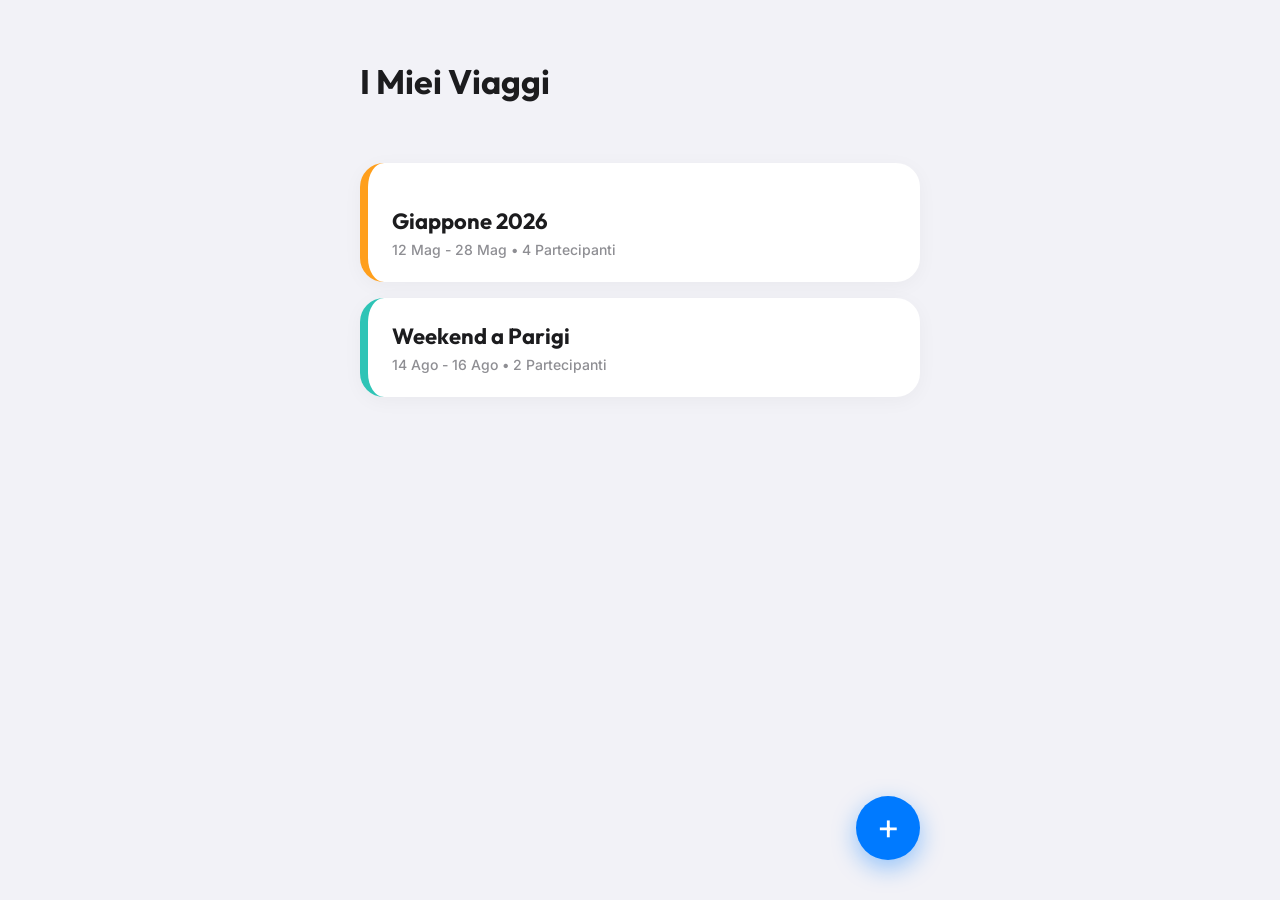
<file: index.html>
<!DOCTYPE html>
<html lang="it">
<head>
    <meta charset="UTF-8">
    <meta name="viewport" content="width=device-width, initial-scale=1.0, maximum-scale=1.0, user-scalable=no">
    <title>TravelDash Pro</title>
    <link rel="stylesheet" href="style.css">
    <link href="https://fonts.googleapis.com/css2?family=Inter:wght@400;500&family=Outfit:wght@600;700&display=swap" rel="stylesheet">
</head>
<body>

    <header class="app-header">
        <h1>I Miei Viaggi</h1>
    </header>

    <main class="trips-container">
        ⁠<div class="trip-card" style="--card-color: #FF9F1C;" onclick="window.location.href='viaggio.html'">⁠
            <div class="trip-info">
                <h2>Giappone 2026</h2>
                <p>12 Mag - 28 Mag • 4 Partecipanti</p>
            </div>
        </div>

        <div class="trip-card" style="--card-color: #2EC4B6;">
            <div class="trip-info">
                <h2>Weekend a Parigi</h2>
                <p>14 Ago - 16 Ago • 2 Partecipanti</p>
            </div>
        </div>
    </main>

    <button class="fab-button">+</button>

</body>
</html>
</file>
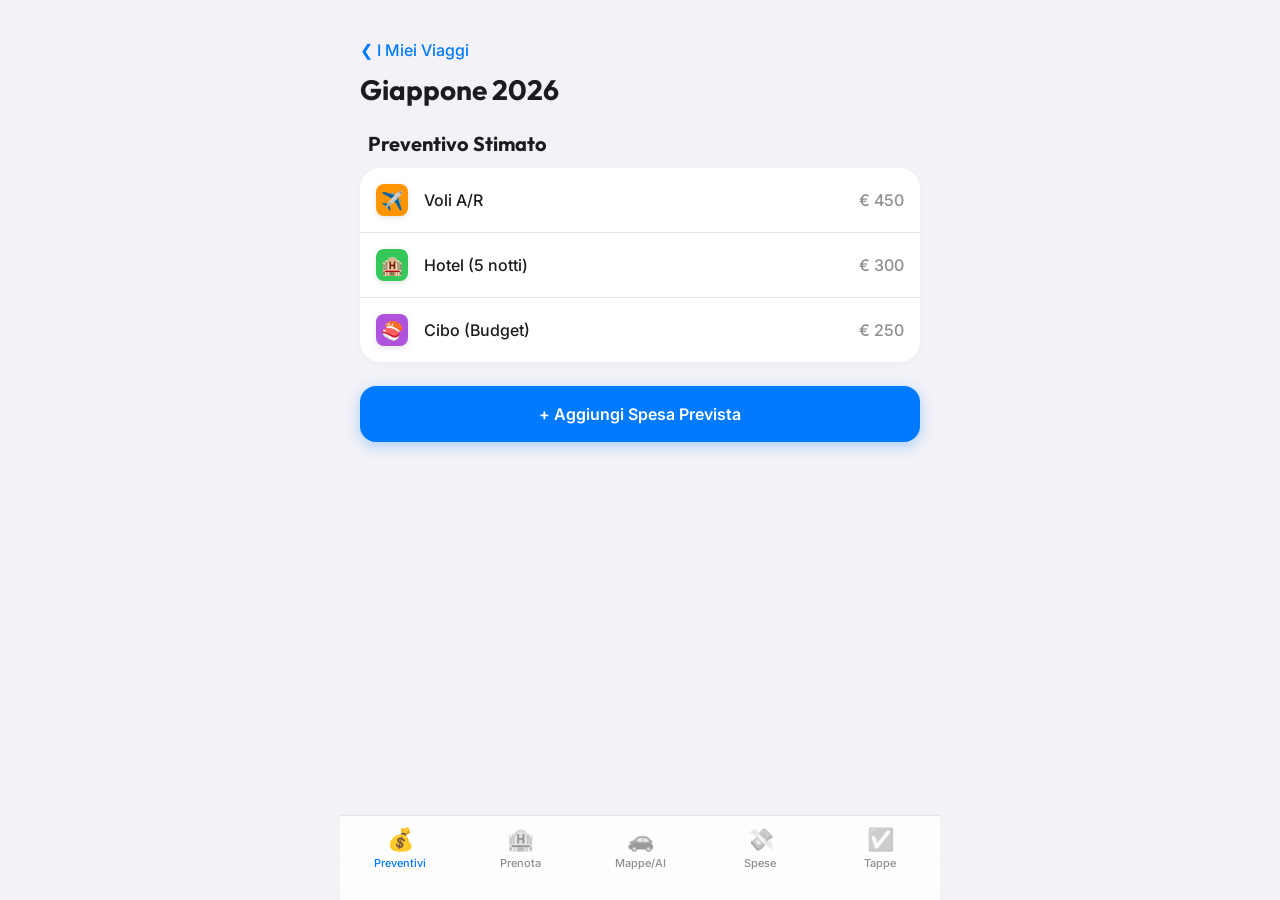
<file: viaggio.html>
<!DOCTYPE html>
<html lang="it">
<head>
    <meta charset="UTF-8">
    <meta name="viewport" content="width=device-width, initial-scale=1.0, maximum-scale=1.0, user-scalable=no">
    <title>Viaggio - TravelDash Pro</title>
    <link rel="stylesheet" href="style.css">
    <link href="https://fonts.googleapis.com/css2?family=Inter:wght@400;500&family=Outfit:wght@600;700&display=swap" rel="stylesheet">
</head>
<body>

    <header class="inner-header">
        <a href="index.html" class="back-button">❮ I Miei Viaggi</a>
        <h1>Giappone 2026</h1>
    </header>

        <main class="trip-content">
        
        <h2 class="section-title">Preventivo Stimato</h2>

        <div class="ios-list">
            <div class="ios-list-item">
                <div class="item-icon" style="background: #FF9500;">✈️</div>
                <div class="item-text">Voli A/R</div>
                <div class="item-value">€ 450</div>
            </div>
            <div class="ios-list-item">
                <div class="item-icon" style="background: #34C759;">🏨</div>
                <div class="item-text">Hotel (5 notti)</div>
                <div class="item-value">€ 300</div>
            </div>
            <div class="ios-list-item">
                <div class="item-icon" style="background: #AF52DE;">🍣</div>
                <div class="item-text">Cibo (Budget)</div>
                <div class="item-value">€ 250</div>
            </div>
        </div>

        <button class="ios-primary-button">+ Aggiungi Spesa Prevista</button>

    </main>


    <nav class="bottom-tab-bar">
        <a href="#" class="tab-item active">
            <span class="tab-icon">💰</span>
            <span class="tab-label">Preventivi</span>
        </a>
        <a href="#" class="tab-item">
            <span class="tab-icon">🏨</span>
            <span class="tab-label">Prenota</span>
        </a>
        <a href="#" class="tab-item">
            <span class="tab-icon">🚗</span>
            <span class="tab-label">Mappe/AI</span>
        </a>
        <a href="#" class="tab-item">
            <span class="tab-icon">💸</span>
            <span class="tab-label">Spese</span>
        </a>
        <a href="#" class="tab-item">
            <span class="tab-icon">✅</span>
            <span class="tab-label">Tappe</span>
        </a>
    </nav>

</body>
</html>
</file>
<file: style.css>
:root {
    --bg-color: #F2F2F7;
    --text-main: #1C1C1E;
    --text-muted: #8E8E93;
    --white: #FFFFFF;
    --ios-blue: #007AFF;
}

* {
    box-sizing: border-box;
    margin: 0;
    padding: 0;
    font-family: 'Inter', sans-serif;
    -webkit-tap-highlight-color: transparent;
}

body {
    background-color: var(--bg-color);
    color: var(--text-main);
    padding: 20px;
    max-width: 600px;
    margin: 0 auto;
}

.app-header {
    margin-top: 40px;
    margin-bottom: 24px;
}

.app-header h1 {
    font-family: 'Outfit', sans-serif;
    font-size: 34px;
    font-weight: 700;
}

.trips-container {
    display: flex;
    flex-direction: column;
    gap: 16px;
}

.trip-card {
    background-color: var(--white);
    border-radius: 24px;
    padding: 24px;
    box-shadow: 0 4px 20px rgba(0,0,0,0.04);
    border-left: 8px solid var(--card-color);
    cursor: pointer;
    transition: transform 0.2s ease;
}

.trip-card:hover {
    transform: scale(0.98);
}

.trip-card h2 {
    font-family: 'Outfit', sans-serif;
    font-size: 22px;
    margin-bottom: 6px;
}

.trip-card p {
    font-size: 14px;
    color: var(--text-muted);
    font-weight: 500;
}

.fab-button {
    position: fixed;
    bottom: 40px;
    right: max(20px, calc(50% - 280px));
    width: 64px;
    height: 64px;
    border-radius: 32px;
    background-color: var(--ios-blue);
    color: var(--white);
    border: none;
    font-size: 36px;
    box-shadow: 0 8px 24px rgba(0, 122, 255, 0.4);
    cursor: pointer;
    display: flex;
    align-items: center;
    justify-content: center;
    padding-bottom: 4px;
}


/* --- STILI SCHERMATA INTERNA (VIAGGIO) --- */
.inner-header {
    margin-top: 20px;
    margin-bottom: 24px;
    display: flex;
    flex-direction: column;
}

.back-button {
    color: var(--ios-blue);
    text-decoration: none;
    font-size: 16px;
    font-weight: 500;
    margin-bottom: 12px;
}

.inner-header h1 {
    font-family: 'Outfit', sans-serif;
    font-size: 28px;
    font-weight: 700;
}

.trip-content {
    /* Lascia spazio in basso per non far coprire il testo dalla barra */
    padding-bottom: 110px; 
}

.content-card {
    background-color: var(--white);
    border-radius: 24px;
    padding: 24px;
    box-shadow: 0 4px 20px rgba(0,0,0,0.04);
}

/* Tab Bar in basso stile iOS (Glassmorphism) */
.bottom-tab-bar {
    position: fixed;
    bottom: 0;
    left: 50%;
    transform: translateX(-50%);
    width: 100%;
    max-width: 600px; /* Si adatta anche ai tablet/PC */
    height: 85px;
    background: rgba(255, 255, 255, 0.85);
    backdrop-filter: blur(20px); /* L'effetto sfocato iOS */
    -webkit-backdrop-filter: blur(20px);
    border-top: 1px solid rgba(0,0,0,0.1);
    display: flex;
    justify-content: space-around;
    align-items: center;
    padding-bottom: 20px; /* Spazio per la linea home degli iPhone */
}

.tab-item {
    display: flex;
    flex-direction: column;
    align-items: center;
    text-decoration: none;
    color: var(--text-muted);
    font-size: 11px;
    font-weight: 500;
    flex: 1;
}

.tab-item.active {
    color: var(--ios-blue);
}

.tab-icon {
    font-size: 22px;
    margin-bottom: 4px;
    opacity: 0.5;
    filter: grayscale(100%);
}

.tab-item.active .tab-icon {
    opacity: 1;
    filter: grayscale(0%);
}
/* --- STILI LISTE E BOTTONI INTERNI (TRUE iOS STYLE) --- */
.section-title {
    font-family: 'Outfit', sans-serif;
    font-size: 20px;
    margin-bottom: 12px;
    padding-left: 8px;
    color: var(--text-main);
}

.ios-list {
    background-color: var(--white);
    border-radius: 20px; /* Angoli esterni arrotondati */
    overflow: hidden; /* Taglia gli angoli interni per seguire il bordo */
    box-shadow: 0 2px 10px rgba(0,0,0,0.03);
    margin-bottom: 24px;
}

.ios-list-item {
    display: flex;
    align-items: center;
    padding: 16px;
    border-bottom: 1px solid #E5E5EA; /* La classica riga grigia sottile di iOS */
}

/* Toglie la riga sotto l'ultimo elemento della lista */
.ios-list-item:last-child {
    border-bottom: none;
}

.item-icon {
    width: 32px;
    height: 32px;
    border-radius: 8px; /* Icone quadrate con angoli morbidi */
    display: flex;
    justify-content: center;
    align-items: center;
    margin-right: 16px;
    font-size: 18px;
    box-shadow: 0 2px 6px rgba(0,0,0,0.1);
}

.item-text {
    flex: 1;
    font-weight: 500;
    font-size: 16px;
}

.item-value {
    color: var(--text-muted);
    font-weight: 500;
    font-size: 16px;
}

.ios-primary-button {
    width: 100%;
    background-color: var(--ios-blue);
    color: var(--white);
    border: none;
    padding: 18px;
    border-radius: 16px; /* Bottone grande e arrotondato */
    font-size: 16px;
    font-weight: 600;
    cursor: pointer;
    box-shadow: 0 4px 14px rgba(0, 122, 255, 0.3);
    transition: transform 0.1s;
}

.ios-primary-button:active {
    transform: scale(0.97); /* Effetto "schiacciamento" quando lo tocchi */
}
</file>
